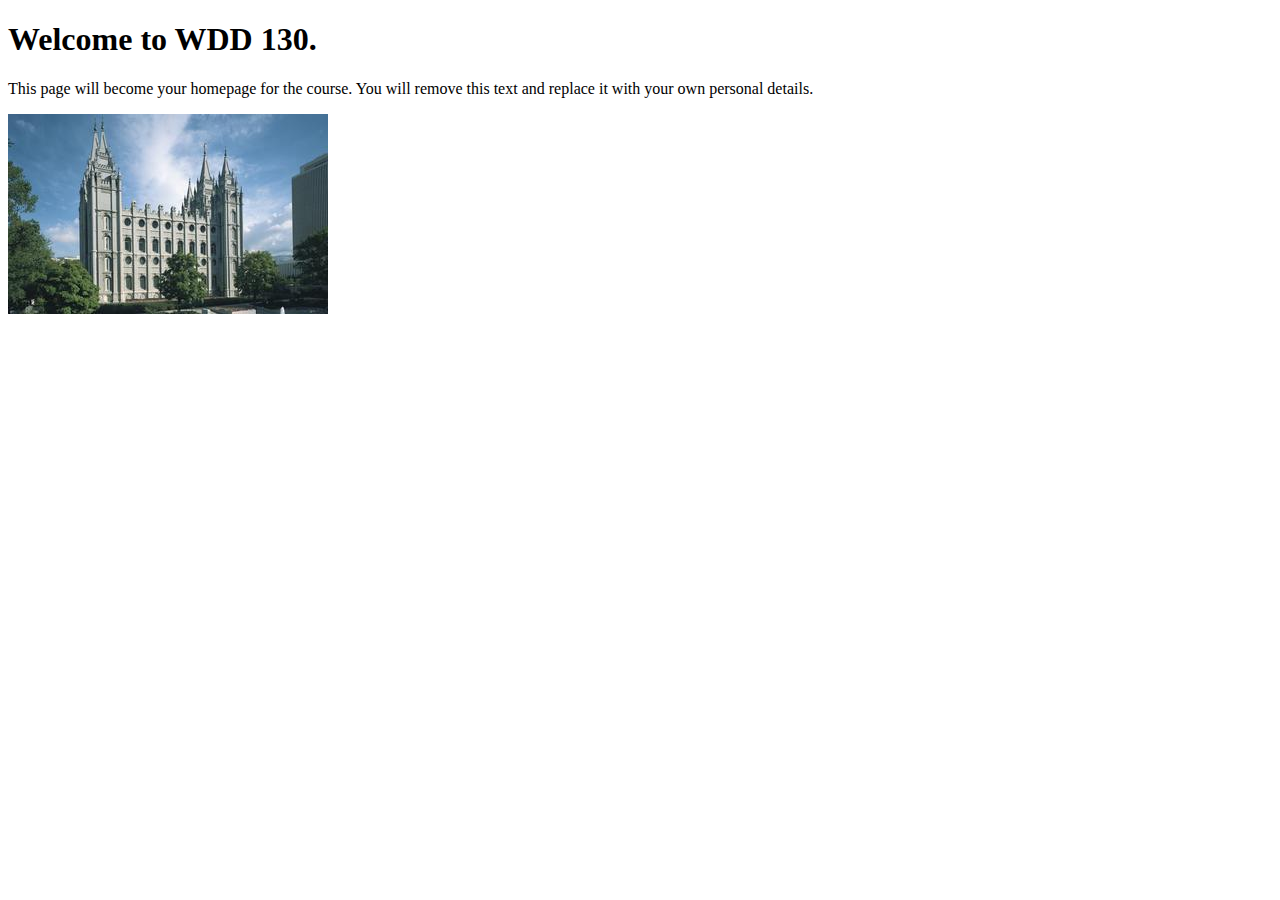
<file: index.html>
<!DOCTYPE html>
<html lang="en">
<head>
    <meta charset="UTF-8">
    <meta name="viewport" content="width=device-width, initial-scale=1.0">
    <title>WDD 130 | Personal Homepage</title>
</head>
<body>
    <h1>Welcome to WDD 130.</h1>
    <p>This page will become your homepage for the course. You will remove this text and replace it with your own personal details.</p>

    <img src="images/salt-lake-temple.jpg" alt="The Salt Lake Temple.">
</body>
</html>
</file>
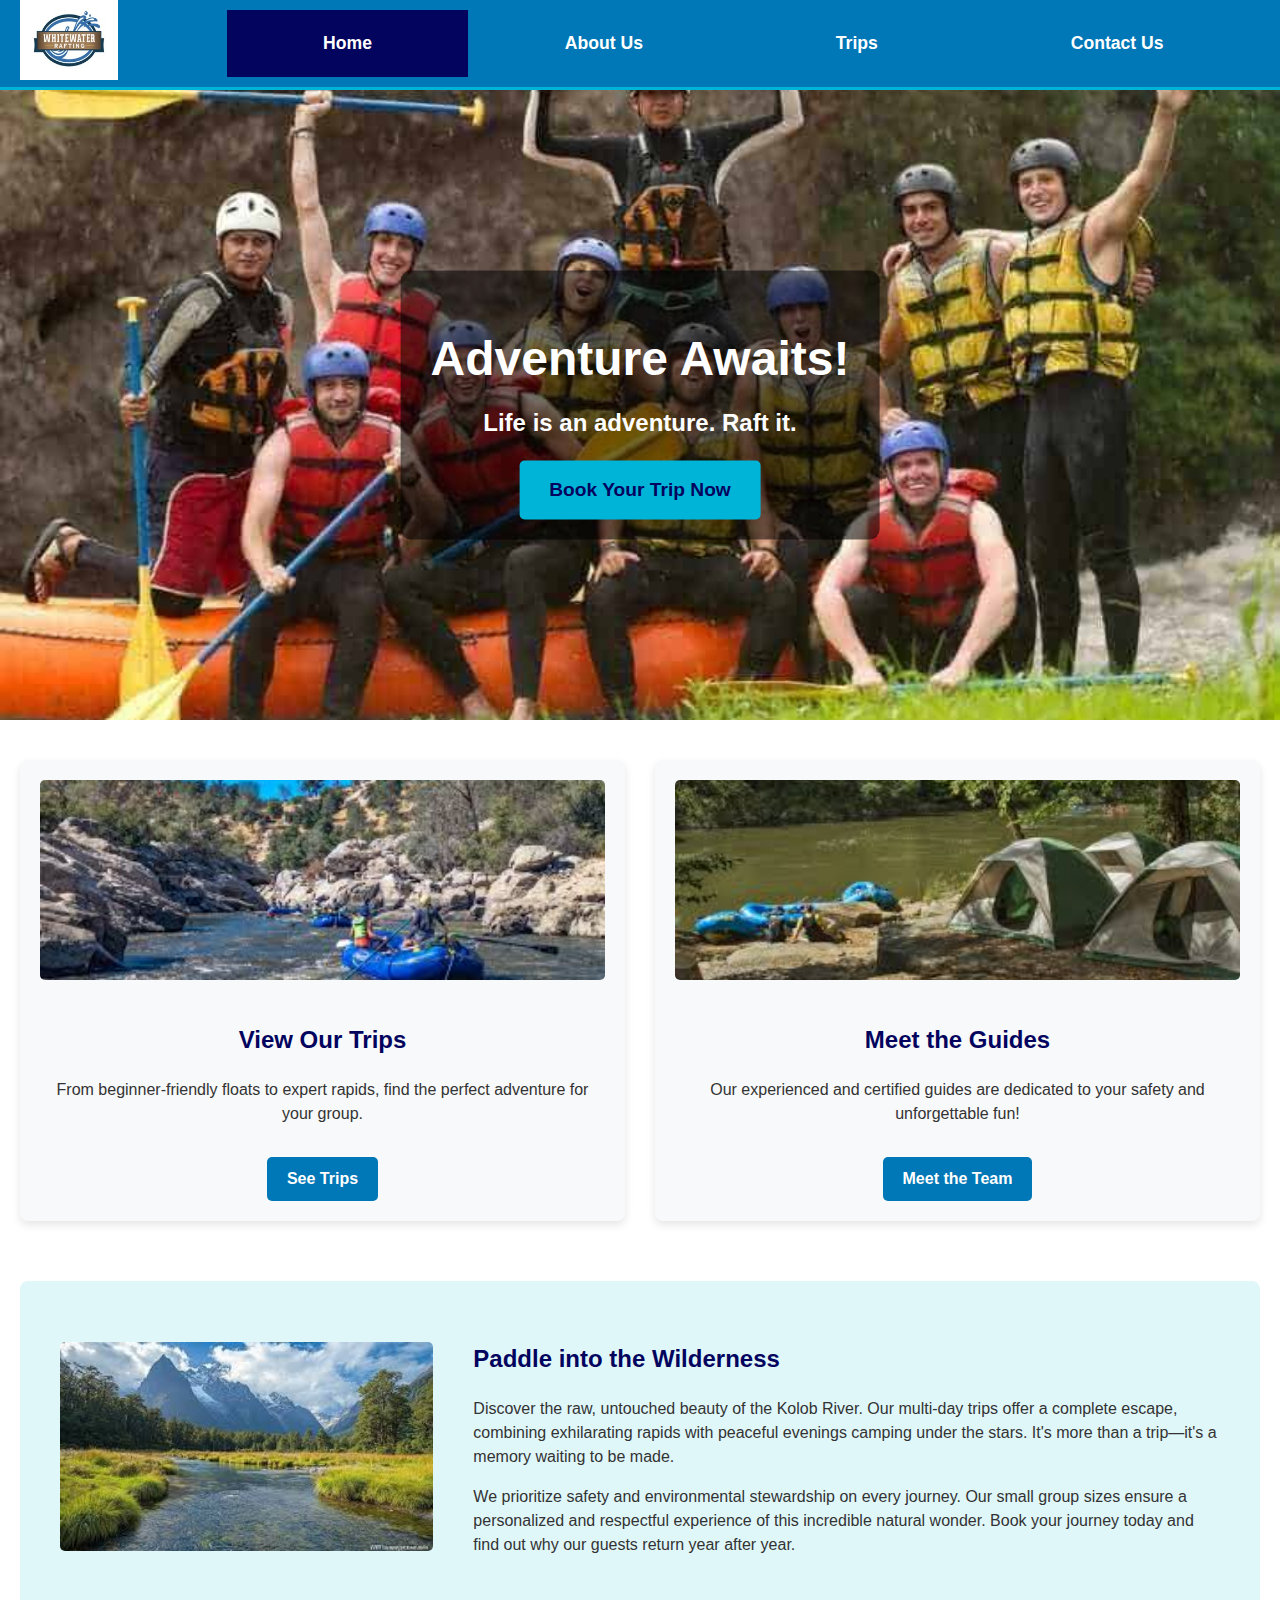
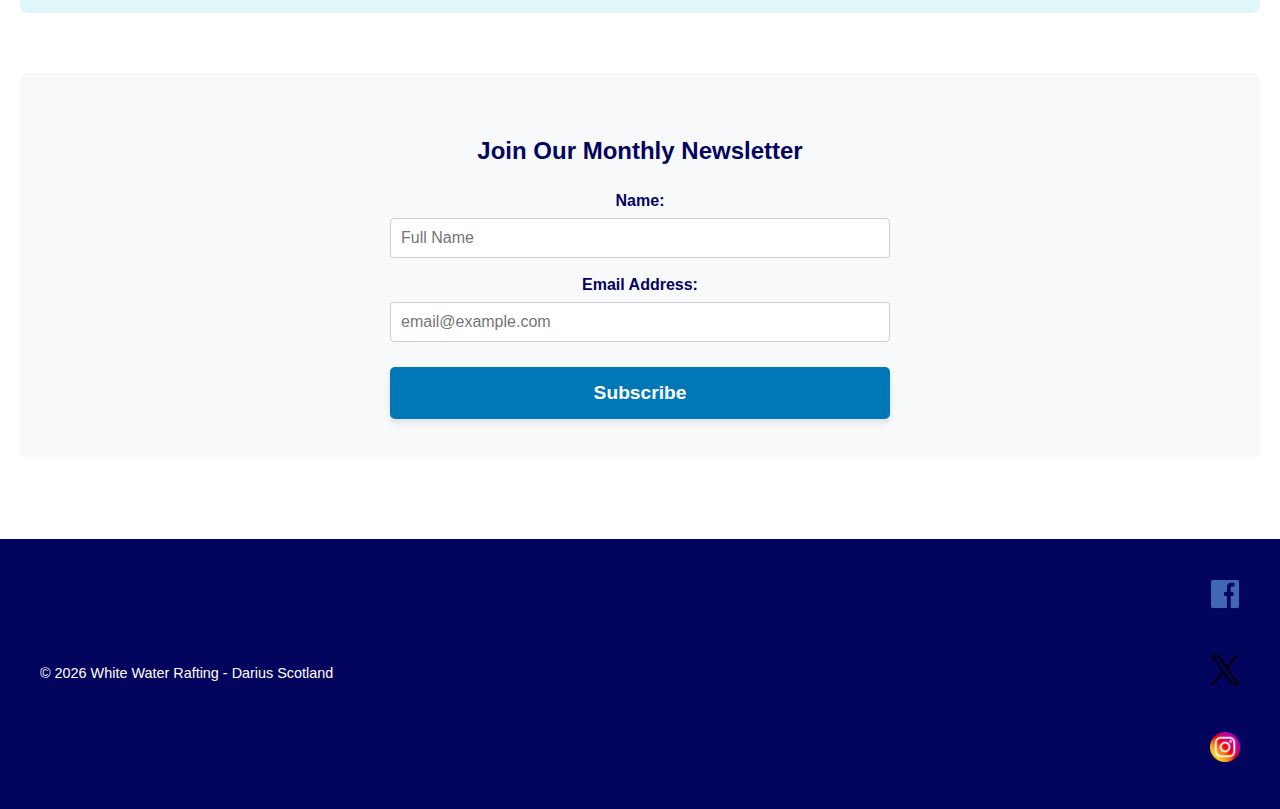
<file: wwr/index.html>
<!DOCTYPE html>
<html lang="en-us">

<head>
    <meta charset="UTF-8">
    <meta name="viewport" content="width=device-width, initial-scale=1.0">
    <title>White Water Rafting | Home</title>

    <meta name="description"
        content="Experience the thrill of white water rafting with the best guides. Book your adventure trip on the Kolob River today!">
    <meta name="author" content="Darius Scotland">
    <link rel="stylesheet" href="styles/rafting.css">

</head>

<body>

    <header>
        <a id="logo_link" href="index.html">
            <img class="logo" src="images/z-wwr-blue.jpg" alt="Rafting Company Logo">
        </a>

        <nav>
            <ul>
                <li><a href="index.html" class="active">Home</a></li>
                <li><a href="about.html">About Us</a></li>
                <li><a href="trips.html">Trips</a></li>
                <li><a href="contact.html">Contact Us</a></li>
            </ul>
        </nav>
    </header>

    <main class="home-main">

        <div id="hero">
            <div id="hero-box">
                <img id="hero-img" src="images/enjoying-white-water-rafting.jpg"
                    alt="People enjoying white water rafting">
            </div>
            <section id="hero-msg">
                <h1 class="home-title">Adventure Awaits!</h1>
                <h4>Life is an adventure. Raft it.</h4>
                <div class="button-box">
                    <a class="book" href="trips.html">Book Your Trip Now</a>
                </div>
            </section>
        </div>

        <section id="homepage-grid">

            <div class="card-grid">
                <section class="card trips-card">
                    <img class="card-img" src="images/narrow_river.jpg" alt="Narrow river canyon">
                    <h2>View Our Trips</h2>
                    <p>From beginner-friendly floats to expert rapids, find the perfect adventure for your group.</p>
                    <a href="trips.html" class="card-button">See Trips</a>
                </section>

                <section class="card guides-card">
                    <img class="card-img" src="images/camping.jpg" alt="People setting up camp near a river">
                    <h2>Meet the Guides</h2>
                    <p>Our experienced and certified guides are dedicated to your safety and unforgettable fun!</p>
                    <a href="about.html" class="card-button">Meet the Team</a>
                </section>
            </div>

            <section id="river-story">
                <img id="mountain-img" src="images/mountain_river.jpg" alt="Scenic view of a mountain river">
                <div id="story-content">
                    <h2>Paddle into the Wilderness</h2>
                    <p>
                        Discover the raw, untouched beauty of the Kolob River. Our multi-day trips offer a complete
                        escape,
                        combining exhilarating rapids with peaceful evenings camping under the stars. It's more than a
                        trip—it's
                        a memory waiting to be made.
                    </p>
                    <p>
                        We prioritize safety and environmental stewardship on every journey. Our small group sizes
                        ensure a personalized and
                        respectful experience of this incredible natural wonder. Book your journey today and find out
                        why our guests return year after year.
                    </p>
                </div>
            </section>


            <section id="newsletter-signup">
                <h2>Join Our Monthly Newsletter</h2>
                <form action="submit-newsletter.php" method="post" id="newsletter-form">

                    <div class="form-group">
                        <label for="name">Name:</label>
                        <input type="text" id="name" name="name" placeholder="Full Name" required>
                    </div>

                    <div class="form-group">
                        <label for="email">Email Address:</label>
                        <input type="email" id="email" name="email" placeholder="email@example.com" required>
                    </div>

                    <button type="submit" class="submit-button">Subscribe</button>
                </form>
            </section>

        </section>

    </main>

    <footer>
        <p>© <span id="year">2025</span> White Water Rafting - Darius Scotland</p>

        <nav class="socialmedia">
            <a href="https://facebook.com" aria-label="Visit our Facebook page">
                <img src="images/facebook.png" alt="facebook icon">
            </a>
            <a href="https://twitter.com" aria-label="Visit our Twitter page">
                <img src="images/twitter.png" alt="twitter icon">
            </a>
            <a href="https://instagram.com" aria-label="Visit our Instagram page">
                <img src="images/instagram.png" alt="instagram icon">
            </a>
        </nav>
    </footer>

    <script>
        document.getElementById('year').textContent = new Date().getFullYear();
    </script>

</body>

</html>
</file>
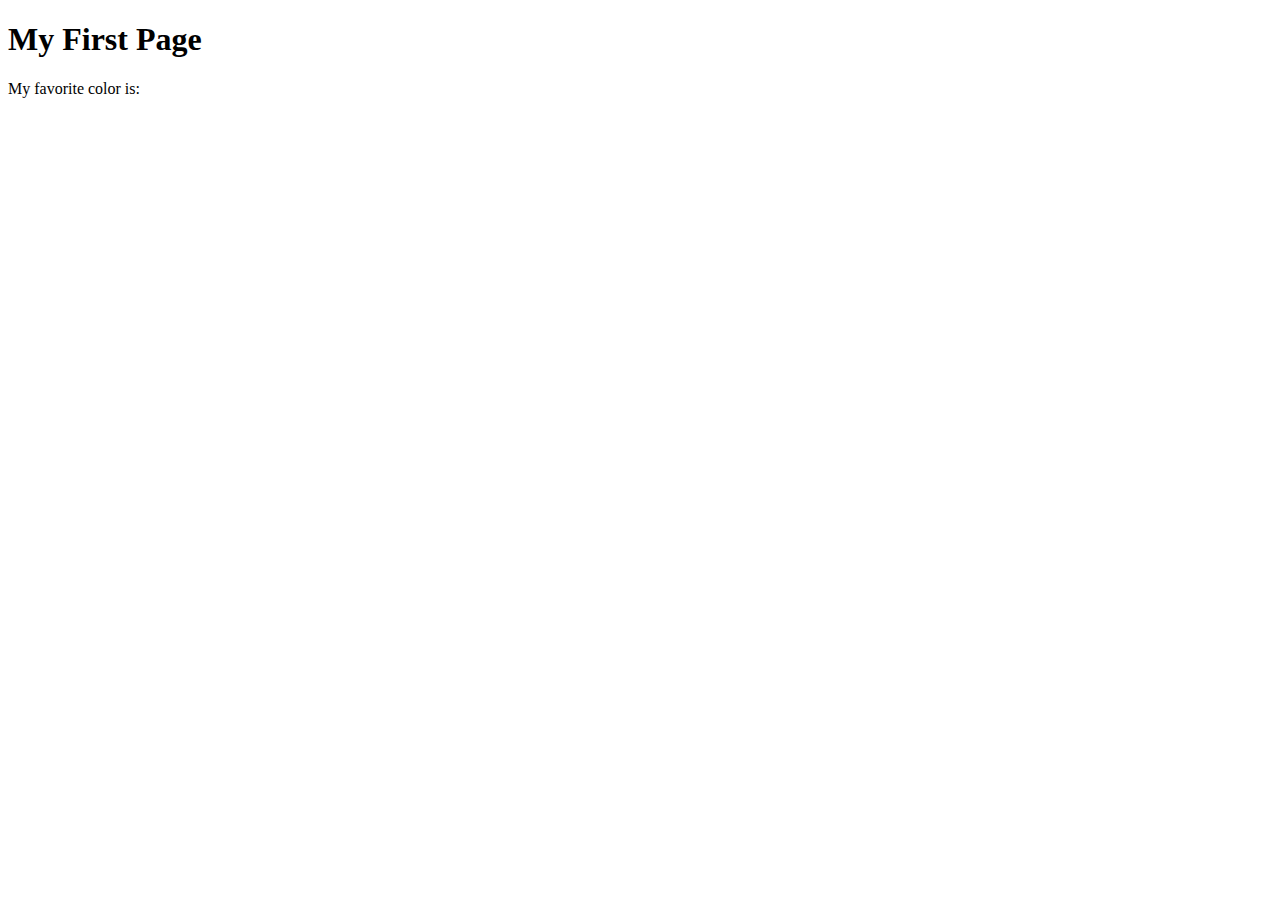
<file: week01/first-page.html>
<!DOCTYPE html>
<html lang="en">
<head>
    <meta charset="UTF-8">
    <meta name="viewport" content="width=device-width, initial-scale=1.0">
    <title>My First Page</title>
</head>
<body>
    <h1>My First Page</h1>
    <p>My favorite color is: </p>
</body>
</html>
</file>
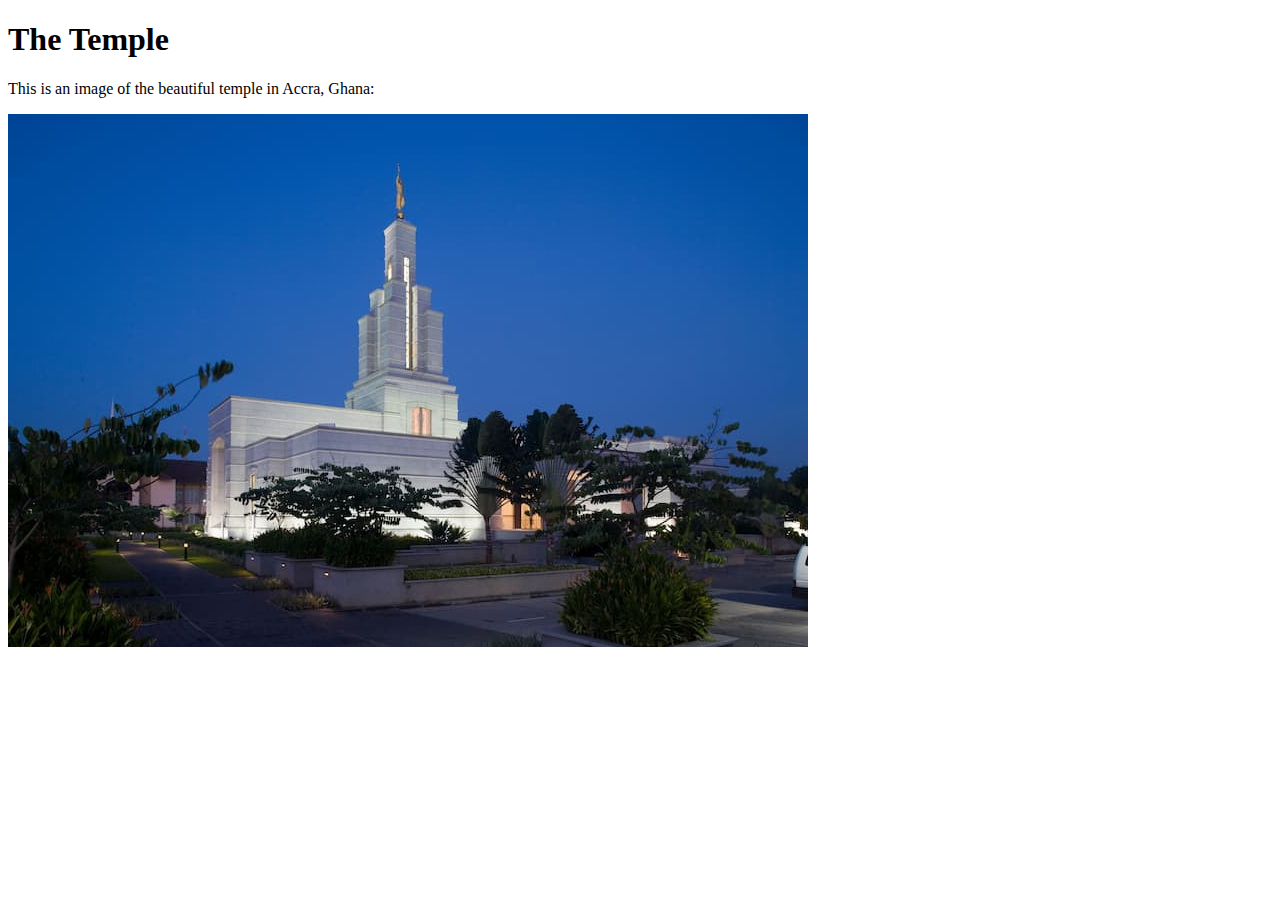
<file: week01/images-solution.html>
<!DOCTYPE html>
<html lang="en">
<head>
    <meta charset="UTF-8">
    <meta name="viewport" content="width=device-width, initial-scale=1.0">
    <title>Temple Image</title>
</head>
<body>
    <h1>The Temple</h1>
    <p>This is an image of the beautiful temple in Accra, Ghana:</p>
    <img src="images/temple-small.jpg" alt="The Accra Ghana Temple">
    
</body>
</html>
</file>
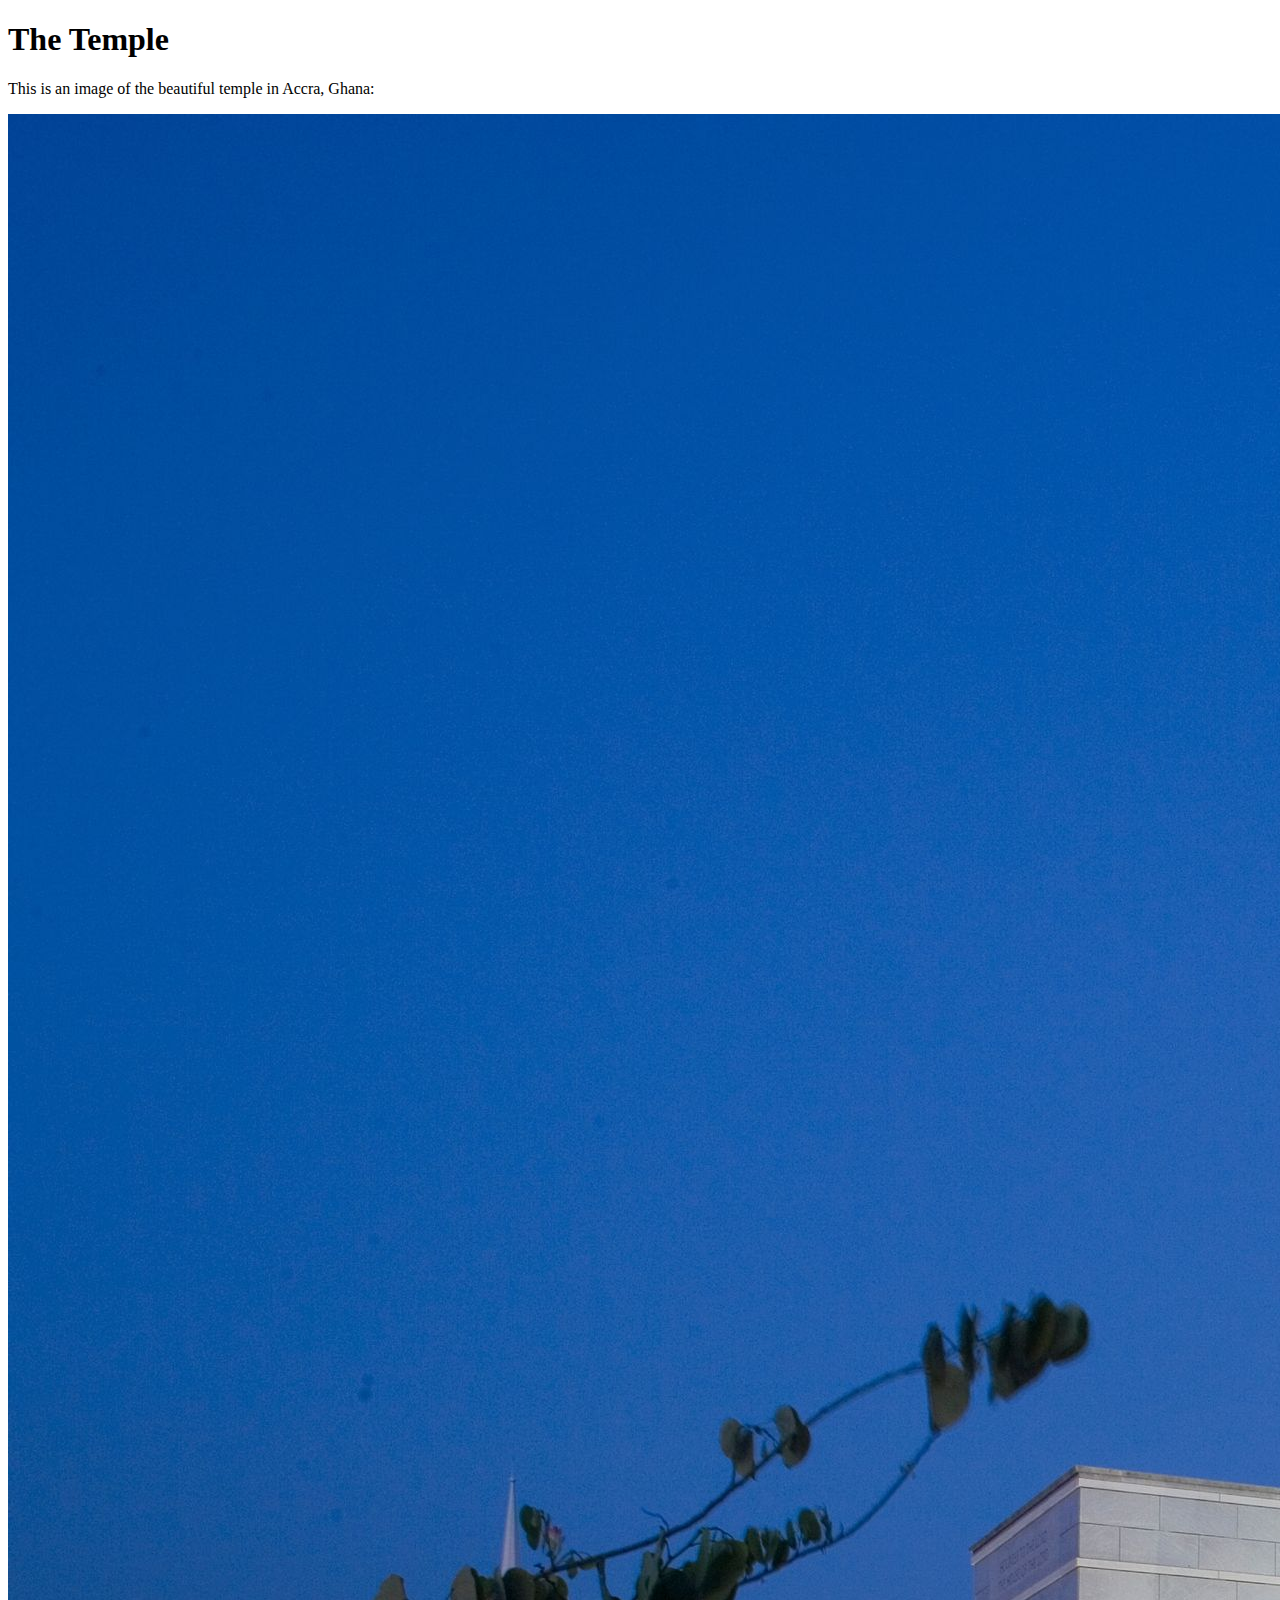
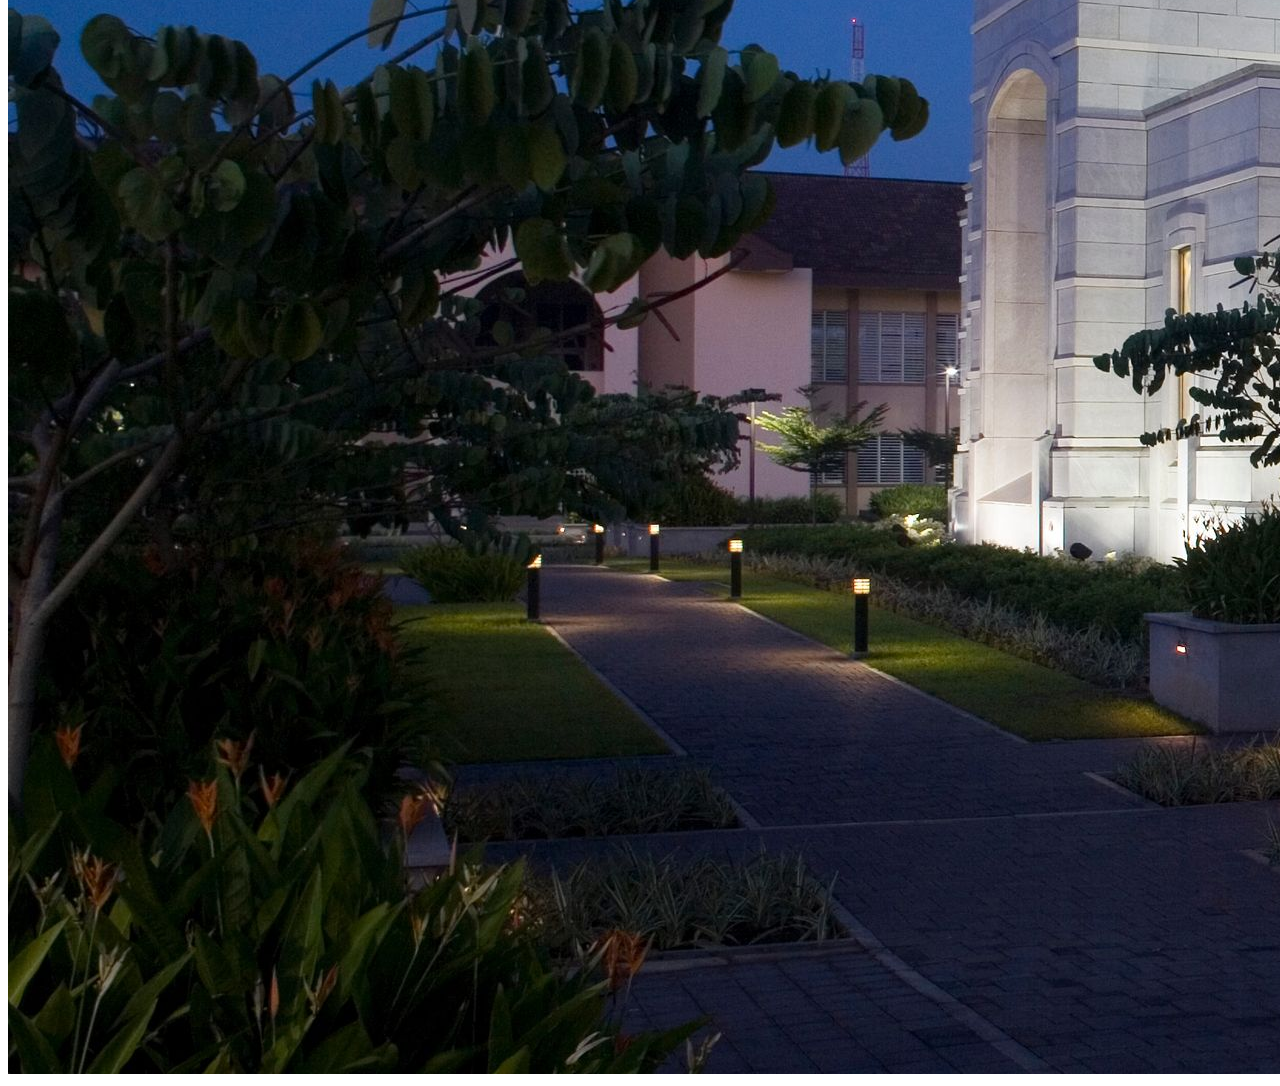
<file: week01/images.html>
<!DOCTYPE html>
<html lang="en">
<head>
    <meta charset="UTF-8">
    <meta name="viewport" content="width=device-width, initial-scale=1.0">
    <title>Temple Image</title>
</head>
<body>
    <h1>The Temple</h1>
    <p>This is an image of the beautiful temple in Accra, Ghana:</p>
    <img src="images/temple-large.jpeg" alt="The Accra Ghana Temple">
    
</body>
</html>
</file>
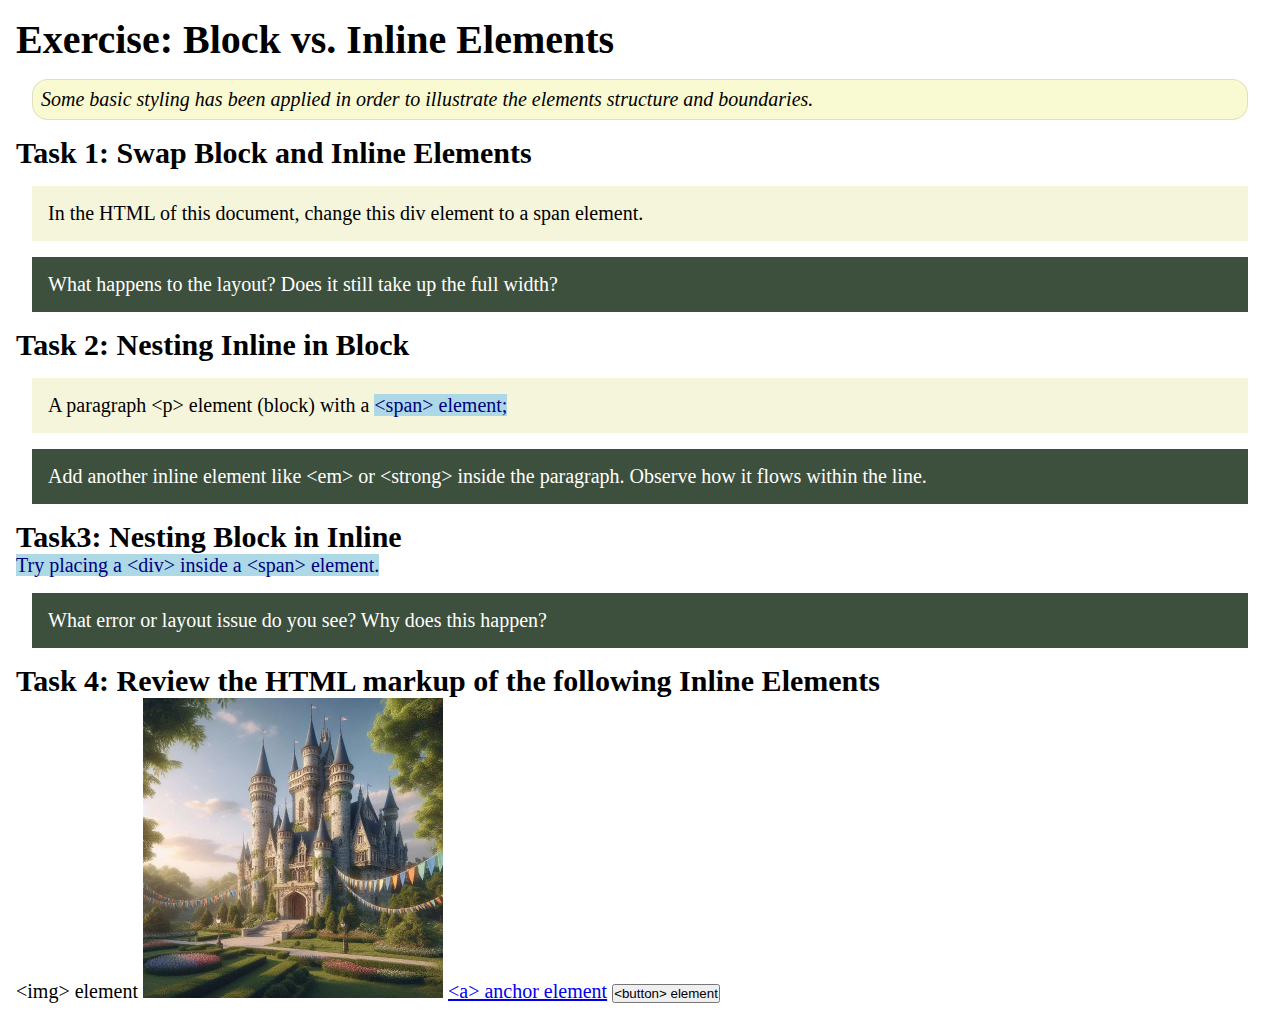
<file: week02/block-vs-inline.html>
<!DOCTYPE html>
<html lang="en">

<head>
    <meta charset="UTF-8">
    <meta name="viewport" content="width=device-width, initial-scale=1.0">
    <title>Exercise: Block vs. Inline Elements</title>
    <link rel="stylesheet" href="styles/block-vs-inline.css">
</head>

<body>
    <main>
        <h1>Exercise: Block vs. Inline Elements</h1>
        <p class="note">Some basic styling has been applied in order to illustrate the elements structure and
            boundaries.</p>

        <h2>Task 1: Swap Block and Inline Elements</h2>
        <div>In the HTML of this document, change this div element to a span element.</div>

        <p class="question">What happens to the layout? Does it still take up the full width?</p>

        <h2>Task 2: Nesting Inline in Block</h2>
        <p>A paragraph &lt;p&gt; element (block) with a <span>&lt;span&gt; element;</span></p>
        <p class="question">Add another inline element like &lt;em&gt; or &lt;strong&gt; inside the paragraph. Observe
            how it flows within the line.</p>

        <h2>Task3: Nesting Block in Inline</h2>
        <span>Try placing a &lt;div&gt; inside a &lt;span&gt; element.</span>
            <p class="question">What error or layout issue do you see? Why does this happen?</p>


            <h2>Task 4: Review the HTML markup of the following Inline Elements</h2>
        &lt;img&gt; element
        <img src="images/castle.webp" alt="placeholder image (images are inline)" width="300" height="300">
        <a href="https://churchofjesuschrist.org">&lt;a&gt; anchor element</a>
        <button type="button">&lt;button&gt; element</button>
    </main>
</body>

</html>
</file>
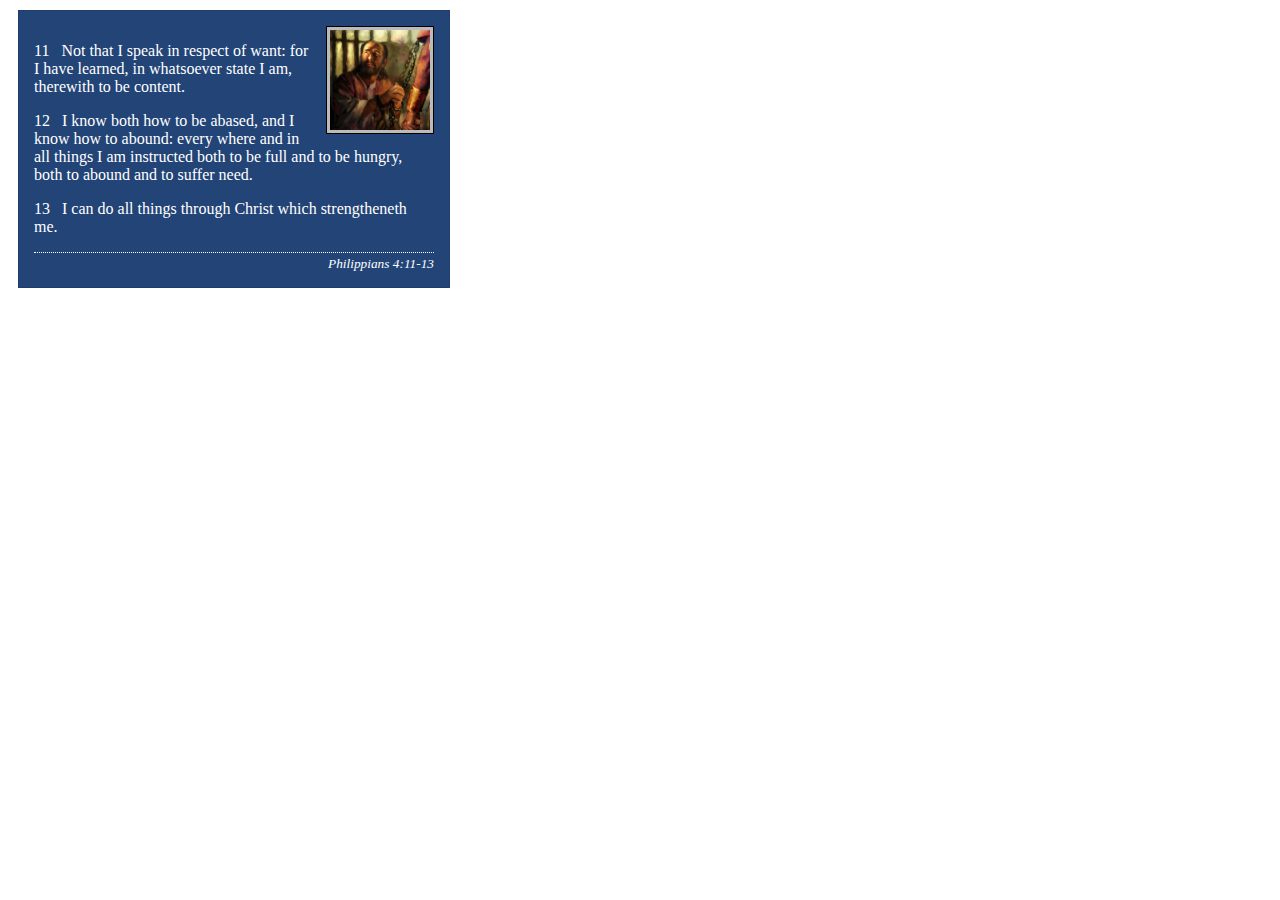
<file: week02/box-model-solution.html>
<!DOCTYPE html>
<html lang="en">
<head>
    <meta charset="UTF-8">
    <meta name="viewport" content="width=device-width, initial-scale=1.0">
    <title>Box Model Activity</title>
    <link rel="stylesheet" href="styles/box-model-solution.css">
</head>
<body>
    <main>
        <div class="callout">
            <img src="images/apostle-paul-imprisoned.webp" alt="Paul the Apostle - Imprisoned in Rome" width="200" height="200">
            <blockquote>
                <p>11 &nbsp; Not that I speak in respect of want: for I have learned, in whatsoever state I am, therewith to be content.</p>
                <p>12 &nbsp; I know both how to be abased, and I know how to abound: every where and in all things I am instructed both to be full and to be hungry, both to abound and to suffer need.</p>
                <p>13 &nbsp; I can do all things through Christ which strengtheneth me.</p>
            </blockquote>
            <cite>Philippians 4:11-13</cite>
        </div>
    </main>
</body>
</html>
</file>
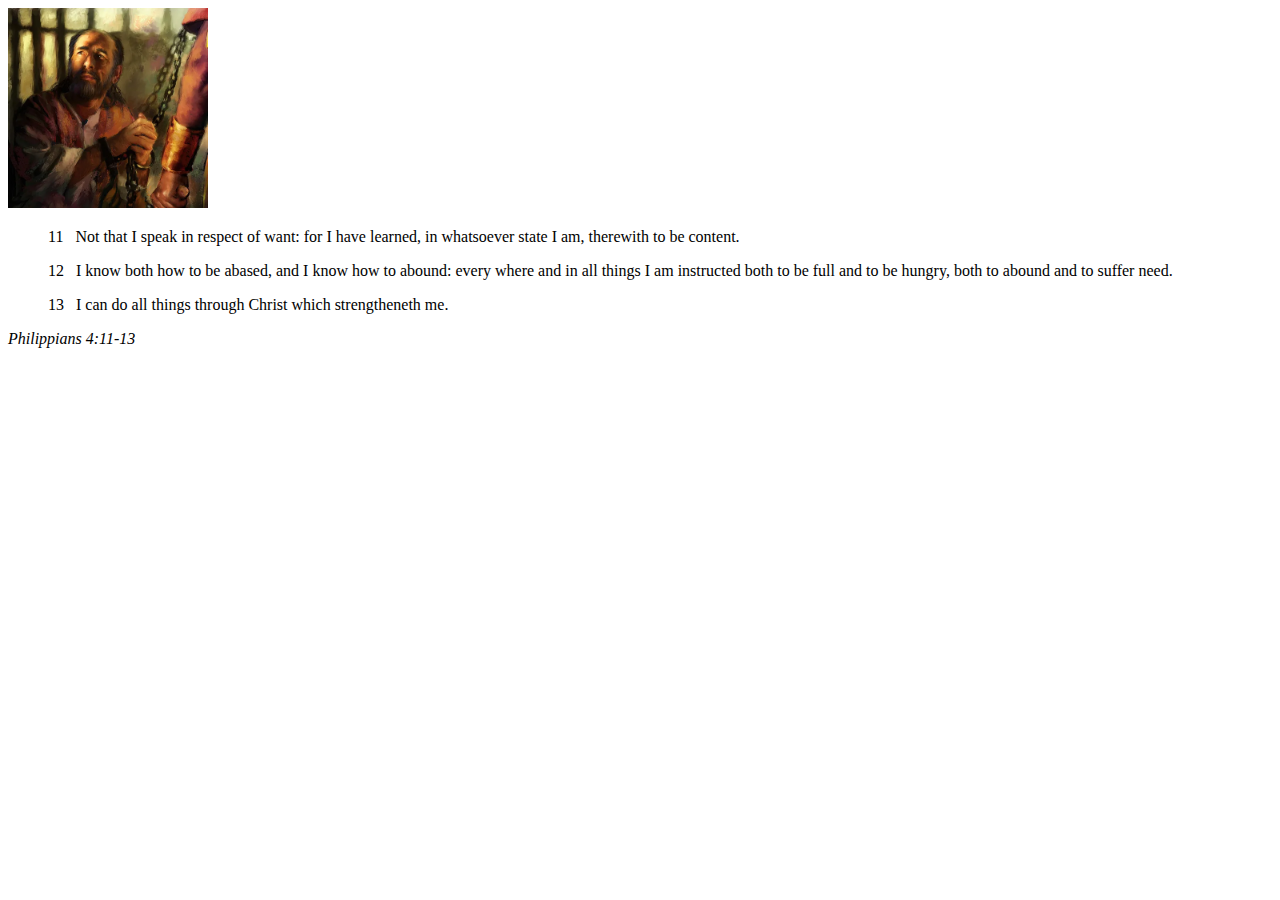
<file: week02/box-model.html>
<!DOCTYPE html>
<html lang="en">
<head>
    <meta charset="UTF-8">
    <meta name="viewport" content="width=device-width, initial-scale=1.0">
    <title>Box Model Activity</title>
</head>
<body>
    <main>
        <div class="callout">
            <img src="images/apostle-paul-imprisoned.webp" alt="Paul the Apostle - Imprisoned in Rome" width="200" height="200">
            <blockquote>
                <p>11 &nbsp; Not that I speak in respect of want: for I have learned, in whatsoever state I am, therewith to be content.</p>
                <p>12 &nbsp; I know both how to be abased, and I know how to abound: every where and in all things I am instructed both to be full and to be hungry, both to abound and to suffer need.</p>
                <p>13 &nbsp; I can do all things through Christ which strengtheneth me.</p>
            </blockquote>
            <cite>Philippians 4:11-13</cite>
        </div>
    </main>
</body>
</html>
</file>
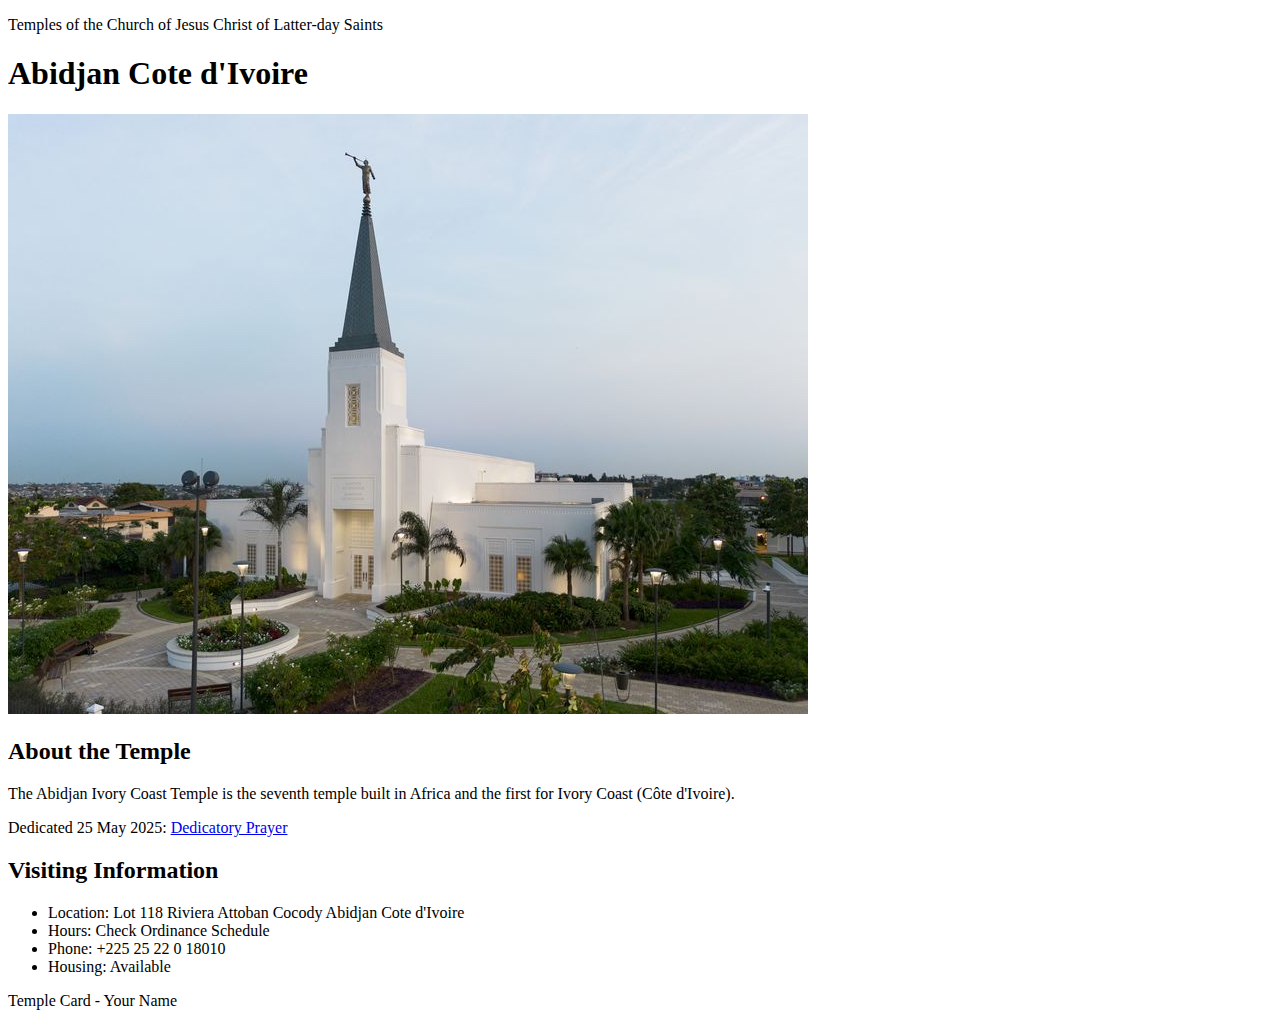
<file: week02/temple.html>
<!DOCTYPE html>
<html lang="en">

<head>
    <meta charset="UTF-8">
    <meta name="viewport" content="width=device-width, initial-scale=1.0">
    <title>Temple Card - Abidjan Cote d'Ivoire</title>
</head>

<body>
    <header>
        <p>Temples of the Church of Jesus Christ of Latter-day Saints</p>
    </header>
    <main>
        <h1>Abidjan Cote d'Ivoire</h1>
        <picture>
            <img src="images/abidjan-ivory-coast.jpeg" alt="Abidjan Cote d'Ivoire Temple">
        </picture>
        <section>
            <h2>About the Temple</h2>
            <p>The Abidjan Ivory Coast Temple is the seventh temple built in Africa and the first for Ivory Coast (Côte
                d'Ivoire).</p>
            <p>Dedicated 25 May 2025: <a
                    href="https://www.churchofjesuschrist.org/temples/dedicatory-prayer/abidjan-ivory-coast-temple/2025-05-25?lang=eng"
                    target="_blank" rel="noopener noreferrer">Dedicatory Prayer</a></p>
        </section>
        <section>
            <h2>Visiting Information</h2>
            <ul>
                <li>Location: Lot 118 Riviera Attoban Cocody Abidjan Cote d'Ivoire</li>
                <li>Hours: Check Ordinance Schedule</li>
                <li>Phone: +225 25 22 0 18010</li>
                <li>Housing: Available</li>
            </ul>
        </section>
    </main>
    <footer>
        <p>Temple Card - Your Name</p>
    </footer>
</body>

</html>
</file>
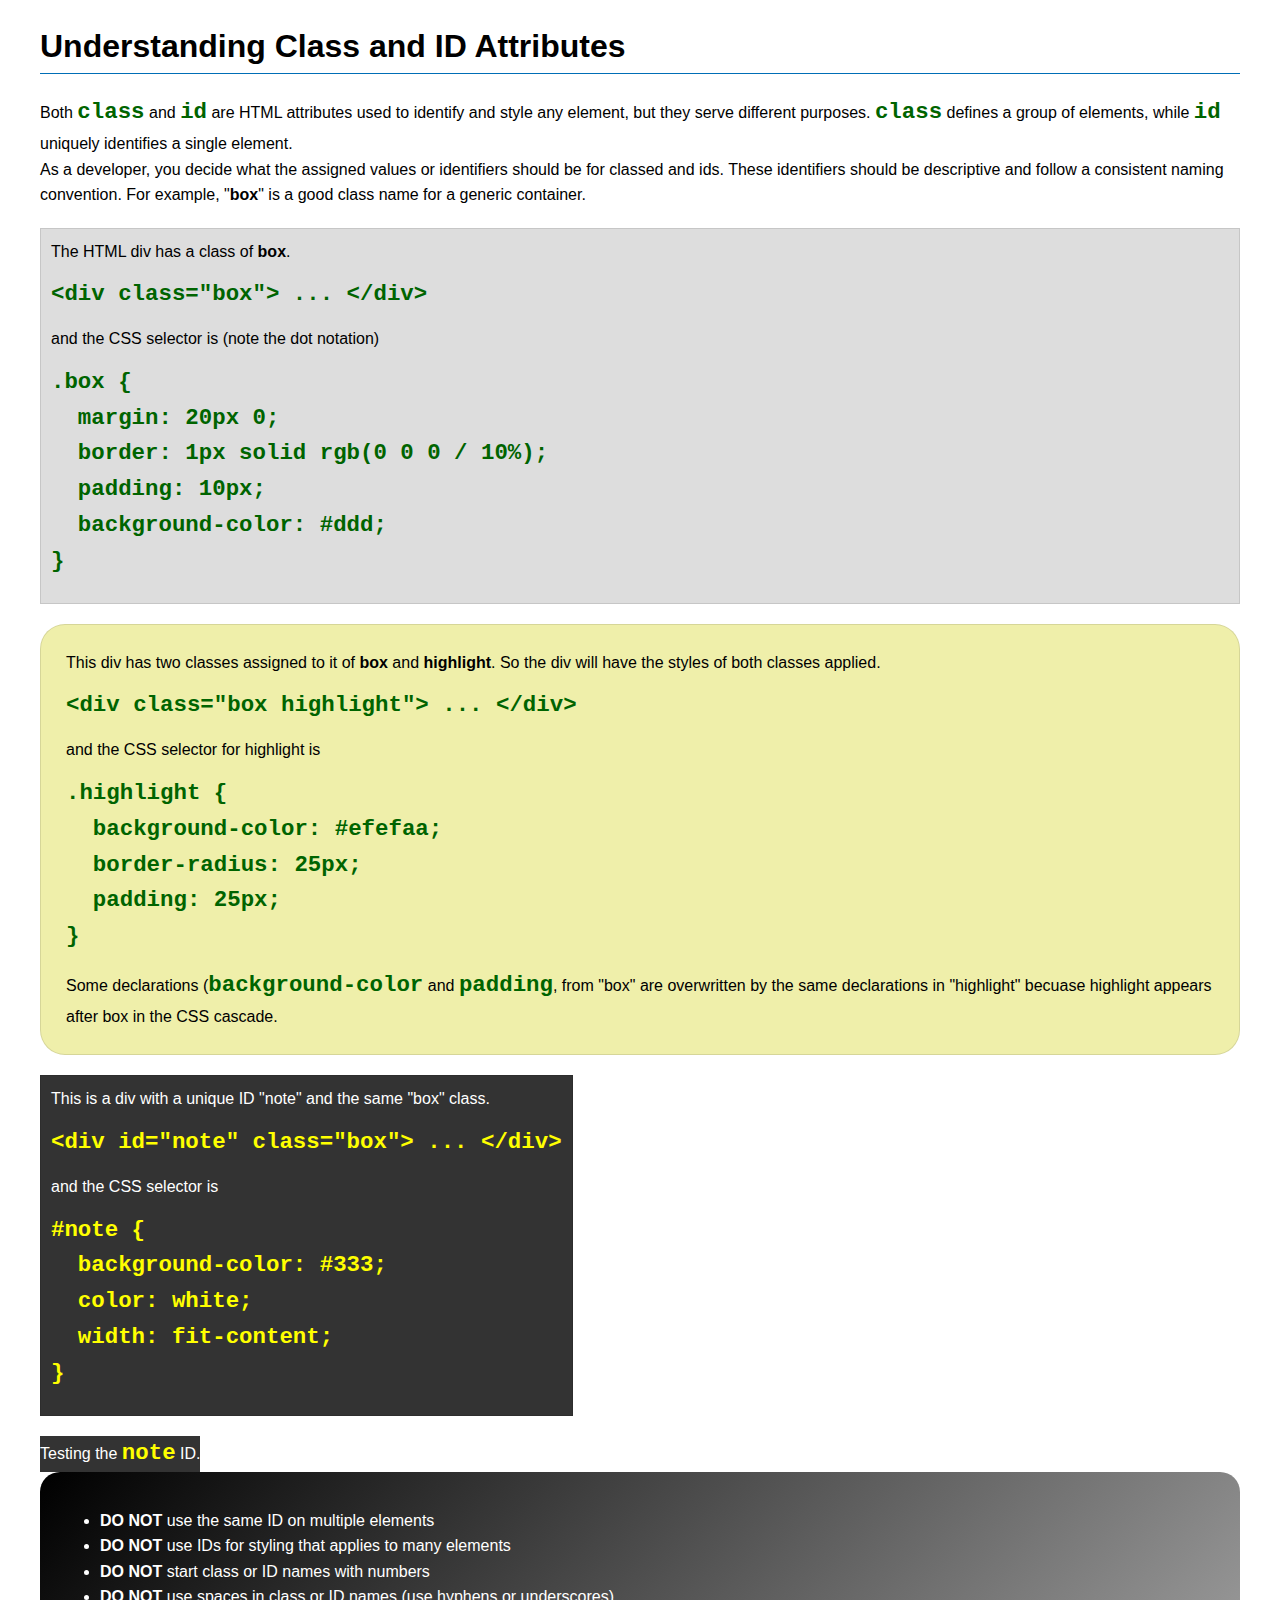
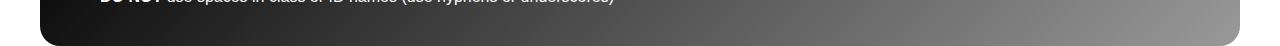
<file: week03/class-and-id.html>
<!DOCTYPE html>
<html lang="en">

<head>
    <meta charset="UTF-8">
    <meta name="viewport" content="width=device-width, initial-scale=1.0">
    <title>Class vs ID Attributes</title>
    <link rel="stylesheet" href="styles/class-and-id.css">
</head>

<body>
    <h1>Understanding Class and ID Attributes</h1>
    <p>Both <code>class</code> and <code>id</code> are HTML attributes used to identify and style any element, but they
        serve different purposes. <code>class</code> defines a group of elements, while <code>id</code> uniquely
        identifies a single element.</p>
    <p>As a developer, you decide what the assigned values or identifiers should be for classed and ids. These
        identifiers should be
        descriptive and follow a consistent naming convention. For example, "<strong>box</strong>" is a good class name
        for a generic container.</p>
    <div class="box">
        <p>The HTML div has a class of <strong>box</strong>.</p>
        <pre><code class="html">&lt;div class="box"&gt; ... &lt;/div&gt;</code></pre>
        and the CSS selector is (note the dot notation)
        <pre><code class="css">.box {
  margin: 20px 0;
  border: 1px solid rgb(0 0 0 / 10%);
  padding: 10px;
  background-color: #ddd; 
}</code></pre>
    </div>

    <div class="box highlight">
        <p>This div has two classes assigned to it of <strong>box</strong> and <strong>highlight</strong>. So the div
            will have the styles of both classes applied.</p>
        <pre><code class="html">&lt;div class="box highlight"&gt; ... &lt;/div&gt;</code></pre>
        and the CSS selector for highlight is
        <pre><code class="css">.highlight {
  background-color: #efefaa;
  border-radius: 25px;
  padding: 25px;
}</code></pre>
<p>Some declarations (<code>background-color</code> and <code>padding</code>, from "box" are overwritten by the same declarations in "highlight" becuase highlight appears after box in the CSS cascade.</p>
    </div>

    <div id="note" class="box">
        <p>This is a div with a unique ID "note" and the same "box" class.</p>
        <pre><code class="html">&lt;div id="note" class="box"&gt; ... &lt;/div&gt;</code></pre>
        and the CSS selector is
        <pre><code class="css">#note {
  background-color: #333;
  color: white;
  width: fit-content;
}</code></pre>
    </div>

    <div id="note">
        <p>Testing the <code>note</code> ID.</p>
    </div>

    <section id="best-practice">
        <ul>
            <li><strong>DO NOT</strong> use the same ID on multiple elements</li>
            <li><strong>DO NOT</strong> use IDs for styling that applies to many elements</li>
            <li><strong>DO NOT</strong> start class or ID names with numbers</li>
            <li><strong>DO NOT</strong> use spaces in class or ID names (use hyphens or underscores)</li>
        </ul>
    </section>




</body>

</html>
</file>
<file: wwr/styles/rafting.css>
body {
    font-family: Arial, sans-serif;
    color: #333;
    margin: 0;
    padding: 0;
    line-height: 1.5;
}

h1, h2 {
    color: #03045e;
}

a {
    transition: color 0.3s ease, background-color 0.3s ease;
}

header {
    display: grid; 
    grid-template-columns: 1fr 5fr;
    align-items: center; 
    padding: 0 20px;
    background-color: #0077b6; 
    border-bottom: 3px solid #00b4d8;
    color: white;
}

header a:focus, 
header a:hover {
    opacity: 0.8; 
}

header img {
    height: 80px; 
    width: auto; 
    justify-self: center; 
}

nav ul {
    display: flex;
    list-style: none;
    margin: 0;
    padding: 0;
    justify-content: space-around; 
}

nav li {
    flex: 1 1 auto;
    text-align: center; 
}

nav a {
    display: block;
    padding: 20px 0; 
    text-decoration: none;
    font-size: 1.1em;
    font-weight: 600;
    color: white;
}

nav a:hover {
    background-color: #00b4d8;
    color: #03045e
}

/* NAVIGATION: Highlight for the current page link */
nav ul li a.active {
    background-color: #03045e;
    color: white;
    pointer-events: none; 
}

nav ul li a.active:hover {
    background-color: #03045e; 
    color: white;
}

main {
    max-width: 1400px;
    margin: 0 auto;
    padding-bottom: 40px;
}

/* --- HOME PAGE HERO STYLES (New) --- */
#hero {
    height: 70vh; 
    max-width: 1600px;
    margin: 0 auto;
    position: relative; 
}

#hero-box {
    width: 100%;
    height: 100%;
    overflow: hidden;
}

#hero-img {
    width: 100%;
    height: 100%;
    object-fit: cover; 
    object-position: center; 
}

#hero-msg {
    position: absolute; 
    top: 50%;
    left: 50%;
    transform: translate(-50%, -50%); 
    padding: 20px 30px;
    background-color: rgba(0, 0, 0, 0.55); 
    color: white;
    text-align: center;
    border-radius: 10px;
    max-width: 80%;
}

.home-title {
    color: white;
    font-size: 3em;
    margin-bottom: 10px;
}

#hero-msg h4 {
    font-size: 1.5em;
    margin-top: 0;
    margin-bottom: 20px;
}

.book {
    display: inline-block;
    background-color: #00b4d8;
    color: #03045e;
    padding: 15px 30px;
    text-decoration: none;
    font-weight: bold;
    border-radius: 5px;
    font-size: 1.2em;
    transition: background-color 0.3s ease;
}

.book:hover {
    background-color: #0077b6;
    color: white;
}
/* --- END HOME PAGE HERO STYLES --- */


/* --- ABOUT PAGE STYLES --- */
#mission-statement {
    padding: 40px 20px 0; 
    max-width: 1400px;
    margin: 0 auto;
    text-align: center; 
}

#mission-statement h1 {
    font-size: 2.5em;
    margin-bottom: 30px;
    color: #03045e; 
}

.mission-grid {
    display: grid;
    grid-template-columns: 2fr 1fr; 
    gap: 30px;
    align-items: start;
    border-top: 1px solid #ccc;
    padding-top: 30px;
    margin-bottom: 60px;
}

.mission-grid p {
    text-align: left;
    line-height: 1.8;
    font-size: 1.1em;
}

.mission-img {
    width: 100%;
    height: auto;
    border: 1px solid #00b4d8; 
    padding: 5px;
}

#history {
    padding: 40px 20px; 
    text-align: center;
}

.history-grid {
    display: grid;
    grid-template-columns: 1fr 1fr 1fr; 
    gap: 20px; 
    margin: 20px auto; 
    max-width: 1200px; 
    align-items: start; 
}

.history-grid p {
    padding: 0 15px; 
    text-align: left; 
    line-height: 1.6;
}

.history-grid img {
    width: 100%; 
    height: auto;
    object-fit: cover; 
    border: 5px solid #0077b6; 
    box-shadow: 2px 2px 8px rgba(0, 0, 0, 0.2);
}

#adventure-awaits {
    padding: 40px 20px;
    text-align: center;
    background-color: #f8f9fa;
}


/* --- HOME PAGE GRID STYLES --- */
#homepage-grid {
    padding: 40px 20px;
    text-align: center;
}

.card-grid {
    display: grid;
    grid-template-columns: 1fr 1fr;
    gap: 30px;
    margin-bottom: 60px;
}

.card {
    background-color: #f8f9fa;
    padding: 20px;
    border-radius: 8px;
    box-shadow: 0 4px 8px rgba(0, 0, 0, 0.1);
}

.card-img {
    width: 100%;
    height: 200px;
    object-fit: cover;
    border-radius: 5px;
    margin-bottom: 15px;
}

.card-button {
    display: inline-block;
    background-color: #0077b6;
    color: white;
    padding: 10px 20px;
    text-decoration: none;
    border-radius: 5px;
    margin-top: 15px;
    font-weight: 600;
}

.card-button:hover {
    background-color: #00b4d8;
}

#river-story {
    display: grid;
    grid-template-columns: 1fr 2fr;
    gap: 40px;
    align-items: center;
    padding: 40px;
    background-color: #e0f7fa;
    border-radius: 8px;
}

#mountain-img {
    width: 100%;
    height: auto;
    border-radius: 5px;
}

#story-content {
    text-align: left;
}

#newsletter-signup {
    padding: 40px 20px;
    text-align: center;
    margin-top: 60px;
    background-color: #f8f9fa;
    border-radius: 8px;
}

#newsletter-form {
    max-width: 500px;
    margin: 20px auto 0;
    display: grid;
    gap: 15px;
}

#newsletter-form input {
    padding: 10px;
    border: 1px solid #ccc;
    border-radius: 4px;
    width: 100%;
    box-sizing: border-box;
}
/* --- END HOME PAGE GRID STYLES --- */


/* --- CONTACT PAGE STYLES --- */

.contact-main {
    max-width: 1200px;
    margin: 0 auto;
}

#company-summary {
    text-align: center;
    padding: 40px 20px 20px;
}

.contact-info p {
    margin: 5px 0;
    font-size: 1.1em;
}

.contact-info a {
    color: #0077b6;
    text-decoration: none;
    font-weight: 600;
}

.contact-info a:hover {
    text-decoration: underline;
}

#map-and-form-container {
    display: grid;
    grid-template-columns: 1fr 1fr; 
    gap: 40px;
    padding: 20px;
    margin-bottom: 60px;
    align-items: start;
}

.map-column iframe {
    width: 100%;
    height: 450px;
    border: 1px solid #ccc; 
    box-shadow: 0 4px 8px rgba(0, 0, 0, 0.1);
}

.form-column {
    background-color: #f8f9fa;
    padding: 30px;
    border-radius: 8px;
    box-shadow: 0 4px 12px rgba(0, 0, 0, 0.05);
}

#contact-form {
    display: grid;
    gap: 15px; 
}

.form-group label {
    display: block;
    margin-bottom: 5px;
    font-weight: 600;
    color: #03045e;
}

.form-group input:not([type="radio"]):not([type="checkbox"]), 
.form-group textarea, 
.form-group select {
    width: 100%;
    padding: 10px;
    border: 1px solid #ccc;
    border-radius: 4px;
    box-sizing: border-box; 
    font-size: 1em;
}

.form-group legend {
    font-weight: 600;
    color: #03045e;
    padding-bottom: 5px;
}

fieldset.form-group {
    border: none;
    padding: 0;
    margin-top: 10px;
}

fieldset.form-group label {
    font-weight: normal;
    display: inline-block;
    margin-right: 15px;
}

.submit-button {
    background-color: #0077b6; 
    color: white;
    padding: 15px 25px;
    border: none;
    border-radius: 5px;
    font-size: 1.2em;
    cursor: pointer;
    margin-top: 10px;
    transition: background-color 0.3s ease, transform 0.1s ease;
    width: 100%;
    font-weight: 700;
    box-shadow: 0 4px 6px rgba(0, 0, 0, 0.1);
}

.submit-button:hover {
    background-color: #00b4d8; 
    transform: translateY(-2px);
}

#employee-profiles {
    padding: 40px 20px;
    text-align: center;
    background-color: #f8f9fa; 
}

.employee-grid {
    display: grid;
    grid-template-columns: repeat(3, 1fr); 
    gap: 30px;
    margin: 20px auto;
    max-width: 1000px; 
}

.employee-card {
    margin: 0; 
    padding: 0;
    overflow: hidden; 
    border-radius: 8px;
    box-shadow: 0 4px 8px rgba(0, 0, 0, 0.1);
    background-color: white;
}

.employee-card img {
    width: 100%;
    height: 250px; 
    object-fit: cover; 
}

.employee-card figcaption {
    padding: 15px 10px;
    background-color: #0077b6; 
    color: white;
    font-size: 1em;
    font-weight: 700;
    border-radius: 0 0 8px 8px;
}

/* --- TRIPS PAGE STYLES --- */

/* Hero Section */
#trips-hero {
    background-color: #00b4d8;
    color: white;
    text-align: center;
    padding: 60px 20px;
    margin-bottom: 40px;
}

#trips-hero h1 {
    color: white; 
    font-size: 3em;
    margin-bottom: 10px;
}

#trips-hero p {
    font-size: 1.2em;
    margin-bottom: 25px;
}

.trips-cta-button {
    display: inline-block;
    background-color: #03045e;
    color: white;
    padding: 15px 30px;
    text-decoration: none;
    font-weight: bold;
    border-radius: 5px;
    font-size: 1.1em;
    transition: background-color 0.3s ease;
}

.trips-cta-button:hover {
    background-color: #0077b6;
}

/* Trip Descriptions Grid (Multi-Column Layout) */
#trip-descriptions {
    padding: 20px;
    text-align: center;
}

.trip-card-grid {
    /* CSS Grid for a multi-column layout */
    display: grid;
    grid-template-columns: repeat(auto-fit, minmax(300px, 1fr));
    gap: 30px;
    margin-top: 30px;
}

.trip-card {
    background-color: #f8f9fa;
    border: 1px solid #ccc;
    border-radius: 8px;
    overflow: hidden;
    box-shadow: 0 4px 8px rgba(0, 0, 0, 0.1);
    text-align: left;
}

.trip-card img {
    width: 100%;
    height: 250px;
    object-fit: cover;
}

.trip-card figcaption {
    font-size: 1.4em;
    font-weight: 700;
    color: #03045e;
    padding: 15px 15px 5px;
}

.trip-card p {
    padding: 0 15px;
    font-size: 1em;
    line-height: 1.6;
}

.trip-price {
    font-weight: bold;
    color: #0077b6;
    padding-bottom: 15px;
}


/* Trip Table Styling */
#trip-table-section {
    padding: 40px 20px;
    text-align: center;
}

.table-container {
    overflow-x: auto; 
    margin: 20px auto;
    max-width: 1000px;
}

table {
    width: 100%;
    border-collapse: collapse;
    margin-bottom: 20px;
    box-shadow: 0 4px 8px rgba(0, 0, 0, 0.1);
}

th, td {
    padding: 12px 15px;
    text-align: left;
    border-bottom: 1px solid #ddd;
}

thead th {
    background-color: #0077b6;
    color: white;
    font-weight: 700;
    text-transform: uppercase;
}

tbody tr:nth-child(even) {
    background-color: #f2f2f2;
}

tbody tr:hover {
    background-color: #e0f7fa;
}

/* Bottom CTA Section */
#trips-cta-bottom {
    background-color: #03045e;
    color: white;
    padding: 50px 20px;
    text-align: center;
    margin: 40px 0;
}

.cta-content {
    max-width: 800px;
    margin: 0 auto;
}

#trips-cta-bottom h2 {
    color: #00b4d8;
    margin-bottom: 15px;
}

#trips-cta-bottom p {
    font-size: 1.1em;
    margin-bottom: 30px;
}

.contact-button {
    display: inline-block;
    background-color: #00b4d8;
    color: #03045e;
    padding: 15px 40px;
    text-decoration: none;
    font-weight: bold;
    border-radius: 5px;
    font-size: 1.2em;
    transition: background-color 0.3s ease;
}

.contact-button:hover {
    background-color: white;
}

/* --- FOOTER STYLES --- */

footer {
    display: grid;
    grid-template-columns: 1fr auto; 
    padding: 20px 40px; 
    background-color: #03045e; 
    color: white;
    align-items: center; 
    font-size: 0.9em;
}

.socialmedia img {
    height: 30px; 
    width: 30px;
    transition: filter 0.3s ease; 
}

.socialmedia img:hover {
    filter: brightness(1.5);
}


/* --- MEDIA QUERIES --- */

@media (max-width: 800px) {
    
    #map-and-form-container {
        grid-template-columns: 1fr;
        gap: 30px;
    }

    .employee-grid {
        grid-template-columns: 1fr 1fr;
    }

    .mission-grid {
        grid-template-columns: 1fr;
    }

    .history-grid {
        grid-template-columns: 1fr;
    }

    #river-story {
        grid-template-columns: 1fr;
        text-align: center;
    }

    .card-grid {
        grid-template-columns: 1fr;
    }
}

@media (max-width: 600px) {

    header {
        grid-template-columns: 1fr;
        padding: 10px;
    }

    header img {
        height: 60px;
        margin-bottom: 10px;
    }

    nav ul {
        flex-direction: column;
    }
    
    nav a {
        padding: 10px 0;
    }

    .employee-grid {
        grid-template-columns: 1fr;
        max-width: 80%;
    }

    footer {
        grid-template-columns: 1fr;
        text-align: center;
        padding: 20px;
    }
    
    .socialmedia {
        margin-top: 10px;
    }

    /* Trip grid mobile adjustment */
    .trip-card {
        margin: 0 auto;
        max-width: 400px;
    }
}
</file>
<file: week02/styles/block-vs-inline.css>
* {
    margin: 0;
    padding: 0;
}

body {
    font-size: 20px;
    margin: 1rem;
}

p,
div {
    background-color: beige;
    margin: 1rem;
    padding: 1rem;
}

span {
    color: navy;
    background-color: lightblue;
}

code {
    margin: 0;
    padding: 0;
    color: green;
    font-size: 1.2rem;
}

.note {
    font-style: italic;
    background-color: lightgoldenrodyellow;
    border-radius: 1rem;
    border: 1px solid rgb(0 0 0 / 10%);
    margin: 1rem;
    padding: .5rem;
}

.question {
    background-color: #3d503d;
    color: #fff;
}
</file>
<file: week02/styles/box-model-solution.css>
.callout {
    max-width: 400px;
    margin: 10px;
    border: 1px solid rgba(0, 0, 0, .1);
    padding: 15px;
    background-color: #247;
    color: #fff;
}

.callout img {
    float: right;
    margin: 0 0 10px 15px;
    border: 1px solid #000;
    padding: 3px;
    background-color: #bbb;
    width: 100px;
    height: auto;

}

blockquote {
    margin: 0;
}

cite {
    display: block;
    border-top: 1px dotted #fff;
    padding-top: 3px;
    text-align: right;
    font-size: smaller;
}
</file>
<file: week03/styles/class-and-id.css>
body {
    font-family: Arial, sans-serif;
    line-height: 1.6;
    margin: 0;
    padding: 0 40px;
}

h1 {
    border-bottom: 1px solid rgb(0 110 182);
    padding-bottom: 0;
}



p {
    margin: 0;
}

code {
    color: darkgreen;
    font-weight: 700;
    font-size: 1.4rem;
}

/* Class examples - can be reused */

.box {
    margin: 20px 0;
    border: 1px solid rgb(0 0 0 / 10%);
    padding: 10px;
    background-color: #ddd; /* this is shorthand for #dddddd */
}

.highlight {
    background-color: #efefaa;
    border-radius: 25px;
    padding: 25px;
}

/* ID examples - should be unique */

#note {
    background-color: #333;
    color: white;
    width: fit-content;
}

#note code {
    color: yellow;
}

#best-practice {
    background: linear-gradient(135deg, #000 0%, #999 100%);
    color: white;
    border-radius: 20px;
    padding: 20px
}
</file>
